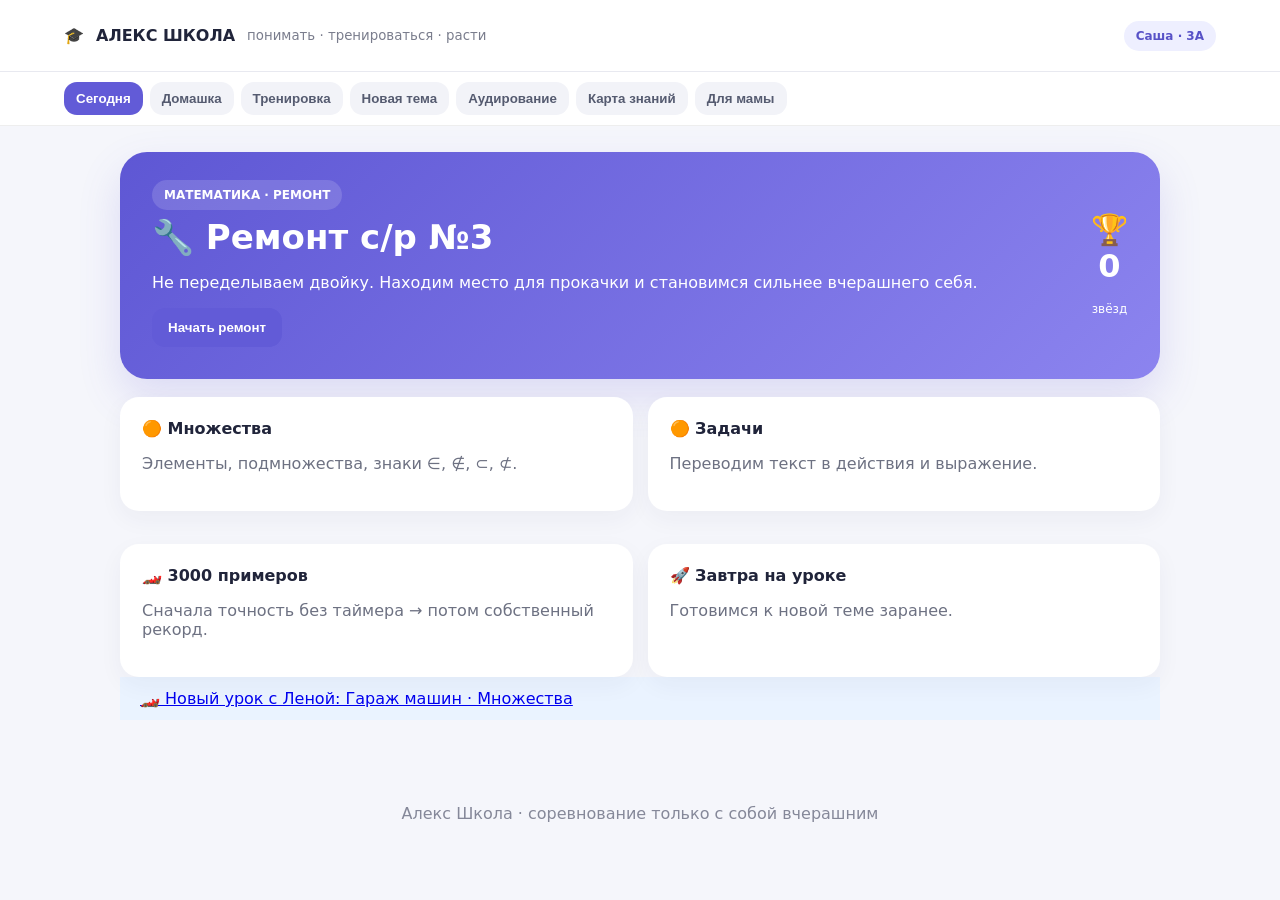
<file: index.html>
<!doctype html><html lang="ru"><head><meta charset="UTF-8"><meta name="viewport" content="width=device-width,initial-scale=1"><title>Алекс Школа</title><link rel="stylesheet" href="style.css"></head><body>
<header><div class="brand">🎓 <b>АЛЕКС ШКОЛА</b><small>понимать · тренироваться · расти</small></div><div class="who">Саша · 3А</div></header>
<nav id="nav"><button data-page="today" class="on">Сегодня</button><button data-page="homework">Домашка</button><button data-page="train">Тренировка</button><button data-page="newtopic">Новая тема</button><button data-page="listen">Аудирование</button><button data-page="map">Карта знаний</button><button data-page="parent">Для мамы</button></nav>
<main>
<section id="today" class="page"><div class="hero"><div><span class="pill">МАТЕМАТИКА · РЕМОНТ</span><h1>🔧 Ремонт с/р №3</h1><p>Не переделываем двойку. Находим место для прокачки и становимся сильнее вчерашнего себя.</p><button onclick="startRepair()">Начать ремонт</button></div><div class="cup">🏆<b id="stars">0</b><small>звёзд</small></div></div>
<div class="cards"><article onclick="startRepair()"><b>🟠 Множества</b><p>Элементы, подмножества, знаки ∈, ∉, ⊂, ⊄.</p></article><article><b>🟠 Задачи</b><p>Переводим текст в действия и выражение.</p></article><article><b>🏎️ 3000 примеров</b><p>Сначала точность без таймера → потом собственный рекорд.</p></article><article><b>🚀 Завтра на уроке</b><p>Готовимся к новой теме заранее.</p></article></div>
<div id="mission" class="panel hidden"><div class="progress"><i id="bar"></i></div><div id="task"></div><div class="actions"><button onclick="readTask()">🔊 Лена, прочитай</button><button class="yellow" onclick="hint()">❓ Лена, помоги</button></div><div id="lena" class="lena hidden"></div></div></section>

<section id="homework" class="page hidden"><h1>📚 Домашнее задание</h1><div id="assignedHomework"></div><div class="two"><div class="panel"><h2>Математика</h2><p>3000 примеров: стр. 3 (до пятницы)</p><p>Петерсон: стр. 23 №7А, 7Б с проверкой; стр. 26 №9, №10. В №10 — 4-й столбик по действиям.</p><input id="mathPhoto" class="photo-input" type="file" accept="image/jpeg,image/png,image/webp" capture="environment"><button onclick="pickPhoto('mathPhoto')">📷 Прикрепить фото</button><span id="mathPhotoStatus" class="upload-status"></span> <button class="yellow" onclick="coach('homework')">❓ Лена, помоги</button></div><div class="panel"><h2>Русский язык</h2><p>Учебник: стр. 33 упр. 53; памятка №2; словарь — 3 слова.</p><input id="rusPhoto" class="photo-input" type="file" accept="image/jpeg,image/png,image/webp" capture="environment"><button onclick="pickPhoto('rusPhoto')">📷 Прикрепить фото</button><span id="rusPhotoStatus" class="upload-status"></span> <button class="yellow" onclick="coach('russian')">❓ Лена, помоги</button></div></div><div id="homeworkLena" class="lena hidden"></div></section>

<div style="padding:12px 20px;background:#eaf3ff"><a href="lesson-sets.html">🏎️ Новый урок с Леной: Гараж машин · Множества</a></div>
<section id="train" class="page hidden"><h1>🎯 Тренировка</h1><p class="sub">Три линии: Школа · Пробелы · Развитие. Уровни: 🟢 база · 🔵 уверенный · 🟣 продвинутый · 🏆 чемпион.</p><div class="cards"><article onclick="startRepair()"><b>🔧 Ремонт с/р №3</b><p>По реальным ошибкам работы.</p></article><article><b>➗ Деление с остатком</b><p>Правило → вопросы Лены → самостоятельная проверка.</p></article><article><b>⚡ Вычисления</b><p>Короткие адаптивные серии 4–6 примеров.</p></article><article><b>🏆 Логика</b><p>Олимпиадные задачи открываются после уверенной базы.</p></article></div></section>

<section id="newtopic" class="page hidden"><h1>🚀 Новая тема</h1><div class="panel"><h2>Математика</h2><p>Смысл арифметических действий в задачах: что известно → что спрашивают → какое действие передаёт смысл.</p><button class="yellow" onclick="coach('mathnew')">Начать с Леной</button></div><div class="panel"><h2>Русский</h2><p>Распространённые и нераспространённые предложения: основа и второстепенные члены.</p><button class="yellow" onclick="coach('rusnew')">Начать с Леной</button></div><div id="newLena" class="lena hidden"></div></section>

<section id="listen" class="page hidden"><h1>🎧 Аудирование</h1><div class="panel"><p>Лена читает короткий текст. Саша слушает, отвечает на вопросы и пересказывает главное.</p><button onclick="speak('Ретро автомобиль въехал в мастерскую. Механик заметил три необычные детали. Послушай внимательно и запомни главное.')">▶ Прослушать тренировку</button></div></section>

<section id="map" class="page hidden"><h1>🗺️ Карта знаний</h1><p class="sub">Цвет — не оценка ребёнка, а состояние конкретного навыка.</p><div class="legend"><span>🟢 уверенно</span><span>🟡 знает, но ошибается</span><span>🟠 понимает частично</span><span>🔴 пробел</span><span>⭐ выше школьного</span></div><div class="panel"><table><tr><th>Навык</th><th>Статус</th><th>Автоматизация</th></tr><tr><td>Множества и знаки</td><td>🟠 требует диагностики</td><td>понимает частично</td></tr><tr><td>Задача в 2 действия</td><td>🟠 требует диагностики</td><td>решает с Леной</td></tr><tr><td>Умножение/деление двузначного</td><td>🟠 требует диагностики</td><td>проверяем без таймера</td></tr><tr><td>Деление с остатком</td><td>🟡 тренируем</td><td>решает с Леной</td></tr></table></div></section>

<section id="parent" class="page hidden"><h1>👩‍👦 Родительский кабинет</h1><div class="panel"><h2>➕ Новое домашнее задание</h2><p>Загрузи фото от учителя и подпиши только то, что известно точно. Если страницы или номер не подтверждены — не придумываем.</p><div class="parent-form"><select id="parentHwSubject"><option value="math">Математика</option><option value="russian">Русский язык</option><option value="other">Другой предмет</option></select><input id="parentHwTitle" placeholder="Например: Петерсон, стр. 27 №5"><textarea id="parentHwDescription" placeholder="Комментарий учителя / что нужно сделать"></textarea><input id="parentHwPhoto" type="file" accept="image/jpeg,image/png,image/webp" capture="environment"><button onclick="createHomework()">Сохранить ДЗ для Саши</button><span id="parentHwStatus" class="upload-status"></span></div></div><div class="panel chain"><b>Главное правило данных</b><p>Оценка → конкретная работа → номера заданий → навыки → диагностика → тренировка → повторная проверка → карта знаний.</p></div><div class="stats"><div><b>2</b><small>С/р №3 · математика</small></div><div><b>4</b><small>Устный ответ · математика</small></div><div><b>4</b><small>Списывание · русский</small></div></div><div class="two"><div class="panel"><h2>Почему получена оценка?</h2><p>До диагностики причина не назначается. Проверяем: правило · алгоритм · вычисление · внимательность · автоматизация · помощь.</p><span class="pill orange">ТРЕБУЕТ ПРОВЕРКИ</span></div><div class="panel"><h2>Автоматизация навыка</h2><p>понимает → решает с Леной → самостоятельно → стабильно → в школьном темпе</p></div></div><div class="panel"><h2>Последнее событие</h2><pre id="lastEvent">Пока нет завершённой тренировки</pre></div><div class="panel"><h2>Учебники</h2><p>Математика: Петерсон, 3 класс, издание Саши 2025. Русский: Канакина/Горецкий. Самостоятельные Петерсон — вариант 1.</p><p><b>Правило загрузки:</b> обложка + выходные данные (авторы, издательство, год, класс, часть, ISBN). Страницы разных изданий не считаем одинаковыми без подтверждения.</p></div></section>
</main><footer>Алекс Школа · соревнование только с собой вчерашним</footer><script src="app.js"></script></body></html>
</file>
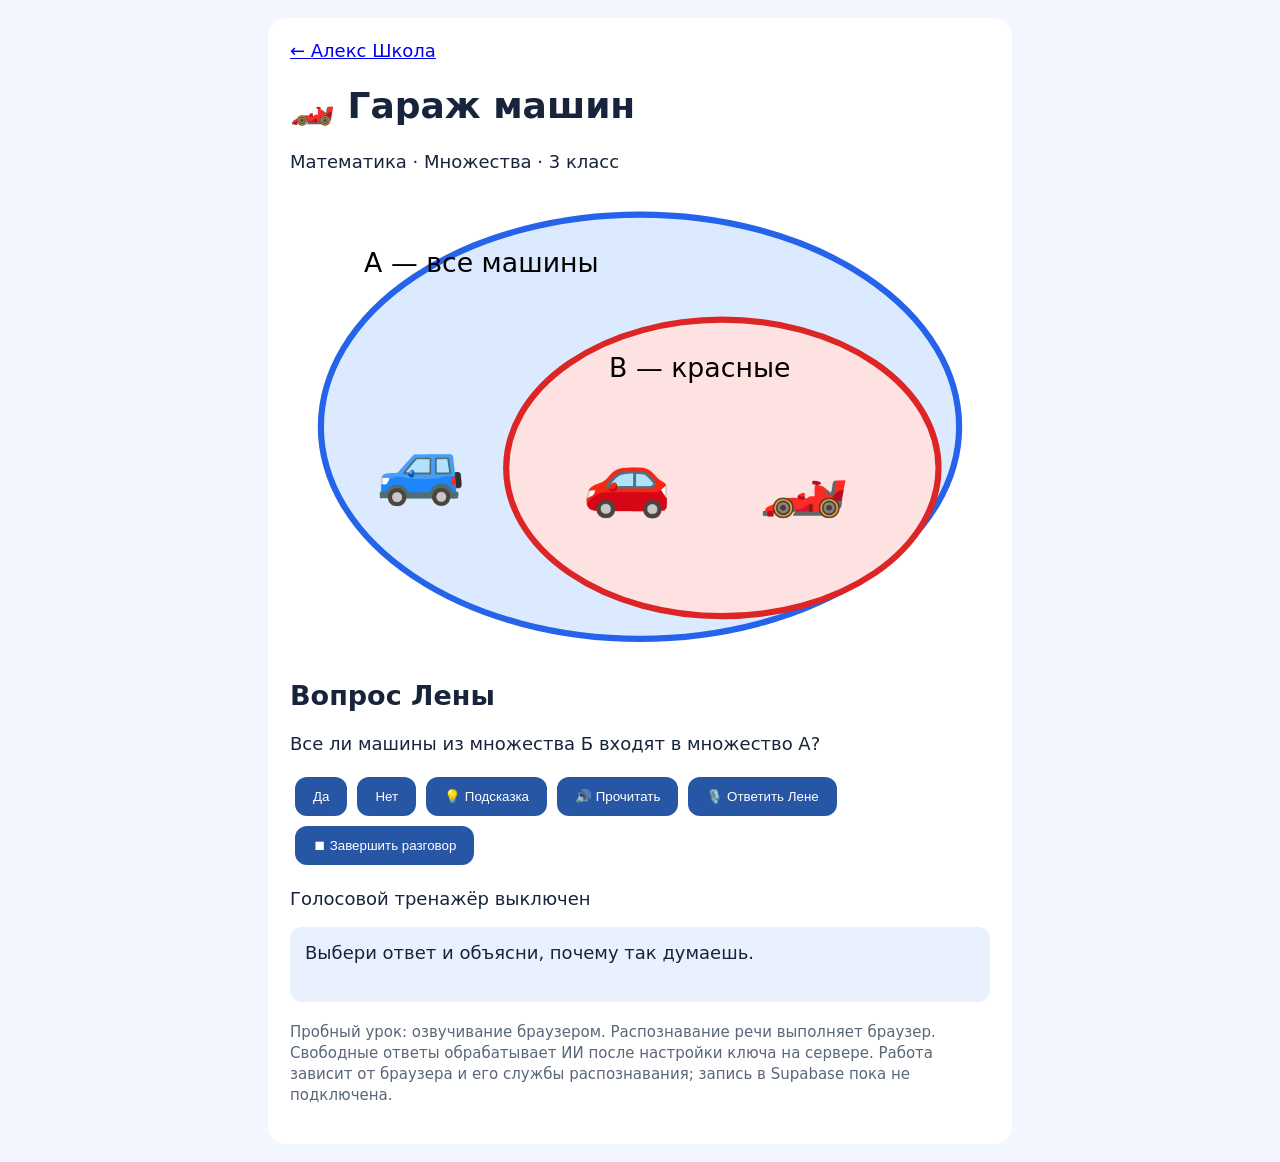
<file: lesson-sets.html>
<!doctype html><html lang="ru"><head><meta charset="utf-8"><meta name="viewport" content="width=device-width,initial-scale=1"><title>Лена · Гараж машин</title><style>body{font:18px system-ui;background:#f2f6ff;color:#18243b;margin:0;padding:18px}main{max-width:700px;margin:auto;background:white;border-radius:18px;padding:22px}svg{width:100%;height:auto}button{padding:12px 18px;border:0;border-radius:12px;background:#2756a5;color:white;margin:5px;cursor:pointer}#feedback{padding:15px;background:#e9f1ff;border-radius:12px;min-height:45px}small{color:#596779}</style></head><body><main><a href="/">← Алекс Школа</a><h1>🏎️ Гараж машин</h1><p>Математика · Множества · 3 класс</p><svg viewBox="0 0 340 225" role="img" aria-label="Большой синий овал А со всеми машинами, внутри красный овал Б с красными машинами"><ellipse cx="170" cy="115" rx="155" ry="103" fill="#dbeafe" stroke="#2563eb" stroke-width="3"/><text x="36" y="40" font-size="13">A — все машины</text><ellipse cx="210" cy="135" rx="105" ry="72" fill="#fee2e2" stroke="#dc2626" stroke-width="3"/><text x="155" y="91" font-size="13">B — красные</text><text x="42" y="146" font-size="35">🚙</text><text x="142" y="152" font-size="35">🚗</text><text x="228" y="152" font-size="35">🏎️</text></svg><h2>Вопрос Лены</h2><p id="question">Все ли машины из множества Б входят в множество А?</p><button onclick="answer(true)">Да</button><button onclick="answer(false)">Нет</button><button onclick="hint()">💡 Подсказка</button><button onclick="speak()">🔊 Прочитать</button><button id="voiceButton" onclick="toggleVoice()">🎙️ Ответить Лене</button><button onclick="stopVoice()">⏹ Завершить разговор</button><p id="voiceStatus" role="status">Голосовой тренажёр выключен</p><div id="feedback" aria-live="polite">Выбери ответ и объясни, почему так думаешь.</div><p><small>Пробный урок: озвучивание браузером. Распознавание речи выполняет браузер. Свободные ответы обрабатывает ИИ после настройки ключа на сервере. Работа зависит от браузера и его службы распознавания; запись в Supabase пока не подключена.</small></p></main><script>function answer(ok){document.getElementById('feedback').textContent=ok?'Верно! А теперь объясни своими словами, почему красные машины входят в множество всех машин.':'Посмотри, находится ли красный овал целиком внутри синего. Попробуй ещё раз.'}function hint(){document.getElementById('feedback').textContent='Есть ли хотя бы одна машина из красного овала за границей синего?'}function speak(){if(!('speechSynthesis' in window)){document.getElementById('feedback').textContent='В этом браузере озвучивание недоступно';return}speechSynthesis.cancel();let u=new SpeechSynthesisUtterance(document.getElementById('question').textContent);u.lang='ru-RU';speechSynthesis.speak(u)}let recognition=null,voiceActive=false,speaking=false,busy=false,history=[];
const SR=window.SpeechRecognition||window.webkitSpeechRecognition;
function status(t){document.getElementById('voiceStatus').textContent=t}
function say(t){document.getElementById('feedback').textContent=t;if(!('speechSynthesis' in window)){status('Ответ Лены показан на экране');return}speaking=true;speechSynthesis.cancel();const u=new SpeechSynthesisUtterance(t);u.lang='ru-RU';u.rate=.92;u.onend=()=>{speaking=false;status('Нажми микрофон, чтобы ответить')};u.onerror=()=>{speaking=false;status('Нажми микрофон, чтобы ответить')};speechSynthesis.speak(u)}
async function askTutor(message){busy=true;status('Лена думает...');try{const r=await fetch('/api/tutor',{method:'POST',headers:{'Content-Type':'application/json'},body:JSON.stringify({message,history})});const data=await r.json();if(!r.ok)throw Error(data.error||'Не удалось получить ответ');history.push({role:'user',text:message},{role:'model',text:data.answer});history=history.slice(-6);say(data.answer)}catch(e){status('ИИ пока недоступен');document.getElementById('feedback').textContent=e.message+' Можно ответить кнопками на странице.'}finally{busy=false}}
function toggleVoice(){if(busy||speaking)return;if(!SR){status('Распознавание речи недоступно. Используй кнопки ответа.');return}if(!recognition){recognition=new SR();recognition.lang='ru-RU';recognition.continuous=false;recognition.interimResults=false;recognition.onresult=e=>{const t=e.results[e.results.length-1][0].transcript;status('Ты сказал: '+t);askTutor(t)};recognition.onerror=e=>status('Микрофон: '+e.error);recognition.onend=()=>{if(!busy)status('Нажми микрофон, чтобы ответить')}}try{recognition.start();status('🎤 Слушаю один ответ...')}catch(e){status('Микрофон не запустился: '+e.message)}}
function stopVoice(){if(recognition){try{recognition.abort()}catch(e){}}if('speechSynthesis' in window)speechSynthesis.cancel();speaking=false;history=[];status('Разговор завершён')}
</script></body></html>
</file>
<file: style.css>
:root{font-family:Inter,system-ui,sans-serif;color:#20243a;background:#f5f6fb}*{box-sizing:border-box}body{margin:0}button{border:0;border-radius:13px;padding:12px 16px;font-weight:800;cursor:pointer;background:#625bd7;color:white}header{height:72px;background:#fff;display:flex;justify-content:space-between;align-items:center;padding:0 max(20px,5vw);border-bottom:1px solid #e8e9f0}.brand{display:flex;gap:12px;align-items:center}.brand small{color:#7a7d8d}.who,.pill{background:#eeefff;color:#5852c7;border-radius:99px;padding:8px 12px;font-weight:800;font-size:12px}nav{display:flex;gap:7px;overflow:auto;padding:10px max(16px,5vw);background:#fff;position:sticky;top:0;z-index:4;border-bottom:1px solid #eee}nav button{white-space:nowrap;background:#f2f3f8;color:#555b70;padding:9px 12px}nav button.on{background:#625bd7;color:#fff}main{max-width:1080px;margin:auto;padding:26px 20px 60px}.hero{background:linear-gradient(135deg,#5e57d4,#8c84ef);color:#fff;border-radius:27px;padding:32px;display:flex;justify-content:space-between;align-items:center;box-shadow:0 18px 42px #6059d52c}.hero h1{font-size:34px;margin:14px 0 8px}.hero .pill{background:#ffffff25;color:white}.cup{text-align:center;font-size:30px}.cup b{display:block;font-size:32px}.cup small{font-size:12px}.cards{display:grid;grid-template-columns:repeat(2,1fr);gap:15px}.cards article,.panel{background:#fff;border-radius:19px;padding:22px;margin-top:18px;box-shadow:0 8px 25px #24284b0c}.cards article{cursor:pointer}.cards p,.sub{color:#6d7182}.progress{height:8px;background:#eee;border-radius:9px;overflow:hidden}.progress i{display:block;height:100%;background:#655edb;transition:.3s}.answers{display:grid;gap:9px;margin:18px 0}.answers button{background:#f0f1f7;color:#34384c;text-align:left}.yellow{background:#fff0cc;color:#8d6200}.actions{display:flex;gap:9px;flex-wrap:wrap}.lena{background:#fff7e6;border-left:4px solid #efb43b;border-radius:14px;padding:16px;margin-top:15px}.two{display:grid;grid-template-columns:1fr 1fr;gap:15px}.stats{display:grid;grid-template-columns:repeat(3,1fr);gap:12px}.stats div{background:#fff;border-radius:17px;padding:20px}.stats b{font-size:30px;display:block}.stats small{color:#707486}.legend{display:flex;gap:10px;flex-wrap:wrap}.legend span{background:#fff;padding:9px 11px;border-radius:12px}table{width:100%;border-collapse:collapse}td,th{text-align:left;padding:12px;border-bottom:1px solid #eee}.orange{background:#fff0d8;color:#a26700}pre{white-space:pre-wrap;background:#f6f7fa;padding:14px;border-radius:12px}footer{text-align:center;color:#858899;padding:24px}.hidden{display:none!important}@media(max-width:700px){.brand small{display:none}.cards,.two{grid-template-columns:1fr}.stats{grid-template-columns:1fr 1fr 1fr}.hero{padding:23px}.hero h1{font-size:27px}.cup{display:none}main{padding:18px 14px 50px}}
.photo-input{display:none}.upload-status{display:inline-block;margin:8px 8px 0;color:#606579;font-size:13px;font-weight:700}.set-visual{max-width:560px;margin:18px auto;padding:6px}.set-a,.set-b,.set-c{border:3px solid #777;border-radius:50%;position:relative;display:flex;align-items:flex-start;gap:8px;padding:14px}.set-a{min-height:260px}.set-b{position:absolute;right:7%;top:20%;width:67%;height:70%;border-color:#5f69a8}.set-c{position:absolute;right:8%;top:30%;width:55%;height:55%;border-color:#8b6f45;justify-content:center;align-items:center}.set-visual b{font-size:13px}.set-visual span{font-size:30px}@media(max-width:500px){.set-a{min-height:220px}.set-b{width:70%}.set-c{width:58%}.set-visual span{font-size:24px}}

.parent-form{display:grid;gap:10px}.parent-form input,.parent-form textarea,.parent-form select{width:100%;padding:12px;border:1px solid #dddfea;border-radius:12px;font:inherit;background:#fff}.parent-form textarea{min-height:90px;resize:vertical}.assigned-grid{display:grid;grid-template-columns:repeat(2,1fr);gap:15px}.assigned-card{background:#fff;border-radius:19px;padding:18px;margin:10px 0;box-shadow:0 8px 25px #24284b0c}.assigned-card img{display:block;width:100%;max-height:430px;object-fit:contain;background:#f5f6f8;border-radius:14px;margin-top:12px}@media(max-width:700px){.assigned-grid{grid-template-columns:1fr}}

.solution-area{border-top:1px solid #ececf2;margin-top:16px;padding-top:14px}.review-state{display:inline-block;background:#fff4d8;color:#8b6200;border-radius:12px;padding:11px 13px;font-weight:800}.photo-label{font-size:12px;font-weight:800;color:#73778a;margin-top:12px;text-transform:uppercase;letter-spacing:.04em}
</file>
